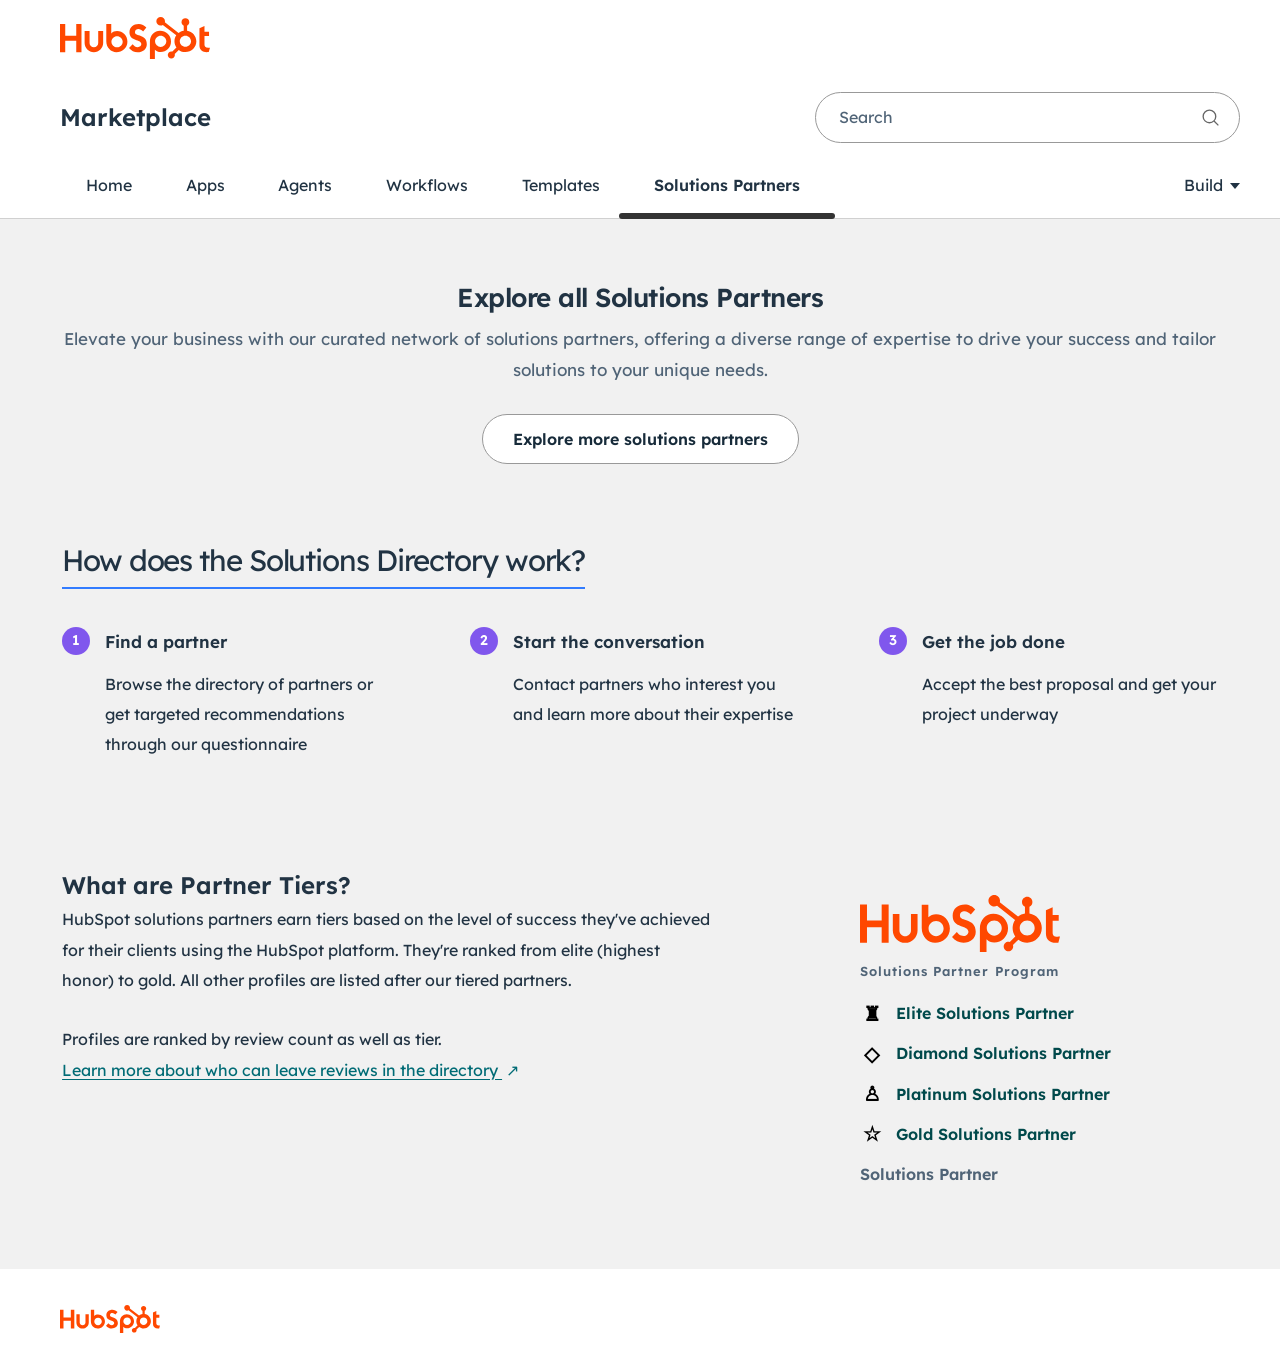
<file: otherhtmlpages/marketplace.html>
<!DOCTYPE html>
<html lang="en">

<head>
  <meta charset="UTF-8">
  <meta name="viewport" content="width=device-width, initial-scale=1.0">
  <title>HubSpot Marketplace | Solutions Partners</title>
  <link rel="stylesheet" href="../othercsspages/marketplace.css">
  <link rel="preconnect" href="https://fonts.googleapis.com">
  <link rel="preconnect" href="https://fonts.gstatic.com" crossorigin>
  <link href="https://fonts.googleapis.com/css2?family=Lexend:wght@300;400;500;600;700&amp;display=swap"
    rel="stylesheet">
</head>

<body>
  <header class="site-header">
    <div class="header-top">
      <a href="../index.html" class="logo" aria-label="HubSpot home">
        <img src="../image/download (8).svg" alt="" width="150px"">
      </a>
    </div>

    <div class="marketplace-heading">
      <h2>Marketplace</h2>
      <form class="search-form" role="search">
        <input type="search" placeholder="Search" aria-label="Search marketplace">
        <button type="submit" aria-label="Submit search">
          <svg viewBox="0 0 24 24" aria-hidden="true">
            <circle cx="10.8" cy="10.8" r="7.2"></circle>
            <path d="m16 16 5 5"></path>
          </svg>
        </button>
      </form>
    </div>

    <nav class="main-nav" aria-label="Main navigation">
      <a href="#">Home</a>
      <a href="#">Apps</a>
      <a href="#">Agents</a>
      <a href="#">Workflows</a>
      <a href="#">Templates</a>
      <a href="#" class="active">Solutions Partners</a>
      <a href="#" class="build-link">Build <span class="caret"></span></a>
    </nav>
  </header>

  <main>
    <section class="hero">
      <h1>Explore all Solutions Partners</h1>
      <p class="hero-description">
        Elevate your business with our curated network of solutions partners,
        offering a diverse range of expertise to drive your success and tailor
        solutions to your unique needs.
      </p>
      <a href="#directory" class="outline-button">Explore more solutions partners</a>
    </section>

    <section class="directory-section" id="directory">
      <h2 class="section-title">How does the Solutions Directory work?</h2>

      <div class="steps">
        <article class="step">
          <div class="step-heading">
            <span class="step-number">1</span>
            <h3>Find a partner</h3>
          </div>
          <p>Browse the directory of partners or get targeted recommendations through our questionnaire</p>
        </article>

        <article class="step">
          <div class="step-heading">
            <span class="step-number">2</span>
            <h3>Start the conversation</h3>
          </div>
          <p>Contact partners who interest you and learn more about their expertise</p>
        </article>

        <article class="step">
          <div class="step-heading">
            <span class="step-number">3</span>
            <h3>Get the job done</h3>
          </div>
          <p>Accept the best proposal and get your project underway</p>
        </article>
      </div>

      <div class="partner-information">
        <div class="partner-copy">
          <h2>What are Partner Tiers?</h2>
          <p>
            HubSpot solutions partners earn tiers based on the level of success
            they've achieved for their clients using the HubSpot platform.
            They're ranked from elite (highest honor) to gold. All other profiles
            are listed after our tiered partners.
          </p>
          <p class="review-note">
            Profiles are ranked by review count as well as tier.
            <br>
            <a href="#">
              Learn more about who can leave reviews in the directory
              <span class="external-icon" aria-hidden="true">↗</span>
            </a>
          </p>
        </div>

        <aside class="partner-tiers">
          <a href="#" class="logo" aria-label="HubSpot home">
            <img src="../image/download (8).svg" alt="" width="200px">
          </a>
          <h3>Solutions Partner Program</h3>
          <ul class="tier-list">
            <li>
              <span class="tier-icon trophy" aria-hidden="true">♜</span>
              <a href="#">Elite Solutions Partner</a>
            </li>
            <li>
              <span class="tier-icon" aria-hidden="true">◇</span>
              <a href="#">Diamond Solutions Partner</a>
            </li>
            <li>
              <span class="tier-icon" aria-hidden="true">♙</span>
              <a href="#">Platinum Solutions Partner</a>
            </li>
            <li>
              <span class="tier-icon" aria-hidden="true">☆</span>
              <a href="#">Gold Solutions Partner</a>
            </li>
            <li>
              <span class="tier-icon empty" aria-hidden="true" style="display: none;"></span>
              <span class="regular-tier">Solutions Partner</span>
            </li>
          </ul>
        </aside>
      </div>
    </section>
  </main>

  <footer class="site-footer">
     <a href="#" class="logo" aria-label="HubSpot home">
     <img src="../image/download (8).svg" alt=""  width="100px">
      </a>
  </footer>
</body>

</html>
</file>
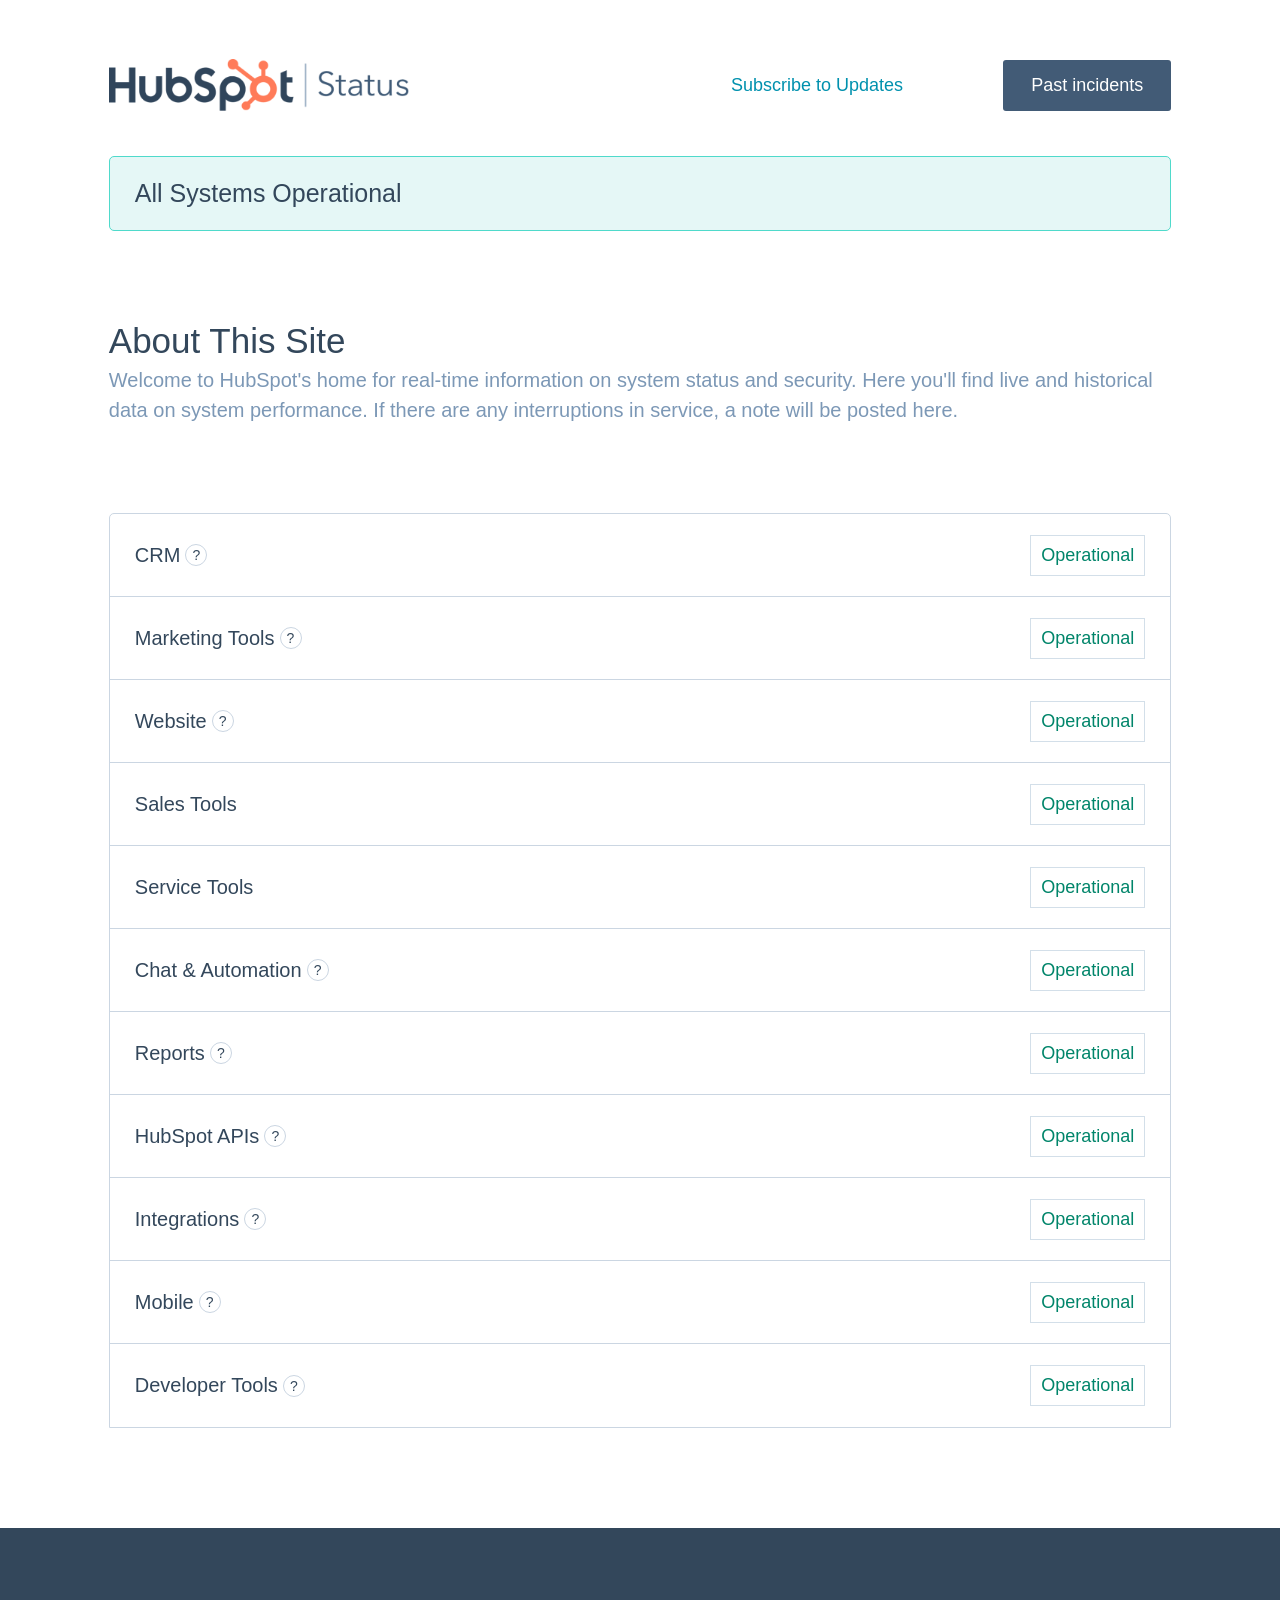
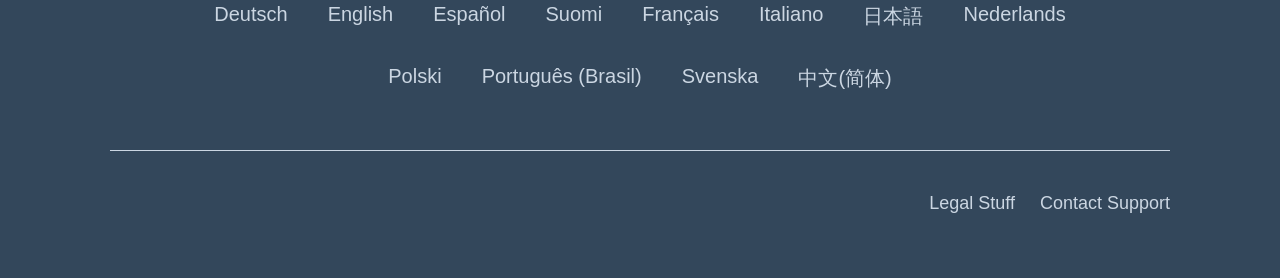
<file: otherhtmlpages/status.html>
<!DOCTYPE html>
<html lang="en">
<head>
    <meta charset="UTF-8">
    <meta name="viewport" content="width=device-width, initial-scale=1.0">
    <title>HubSpot Status</title>
    <link rel="stylesheet" href="../othercsspages/status.css">
</head>


<body>

<div class="container">

    <!-- Header -->
    <header>
      <a href="../index.html">  <div class="logo">
            <img src="../image/imgi_1_Logo_2.png" alt="" width="300px">
        </div>
</a>
        <div class="header-links">
            <a href="#subscribe">Subscribe to Updates</a>
            <a href="#incidents" class="incidents">Past incidents</a>
        </div>
    </header>

    <main>

        <!-- Overall Status -->
        <div class="status-banner">
            All Systems Operational
        </div>

        <!-- About -->
        <section class="about">
            <h1>About This Site</h1>
            <p>
                Welcome to HubSpot's home for real-time information on system
                status and security. Here you'll find live and historical
                data on system performance. If there are any interruptions
                in service, a note will be posted here.
            </p>
        </section>

        <!-- Service Status -->
        <section class="services" id="services">

            <div class="service">
                <div class="service-name">
                    CRM
                    <span class="help" data-tip="Customer Relationship Management services">?</span>
                </div>
                <span class="operational">Operational</span>
            </div>

            <div class="service">
                <div class="service-name">
                    Marketing Tools
                    <span class="help" data-tip="Marketing tools and services">?</span>
                </div>
                <span class="operational">Operational</span>
            </div>

            <div class="service">
                <div class="service-name">
                    Website
                    <span class="help" data-tip="Website and hosting services">?</span>
                </div>
                <span class="operational">Operational</span>
            </div>

            <div class="service">
                <div class="service-name">Sales Tools</div>
                <span class="operational">Operational</span>
            </div>

            <div class="service">
                <div class="service-name">Service Tools</div>
                <span class="operational">Operational</span>
            </div>

            <div class="service">
                <div class="service-name">
                    Chat & Automation
                    <span class="help" data-tip="Chat and automation services">?</span>
                </div>
                <span class="operational">Operational</span>
            </div>

            <div class="service">
                <div class="service-name">
                    Reports
                    <span class="help" data-tip="Reporting and analytics services">?</span>
                </div>
                <span class="operational">Operational</span>
            </div>

            <div class="service">
                <div class="service-name">
                    HubSpot APIs
                    <span class="help" data-tip="HubSpot API availability">?</span>
                </div>
                <span class="operational">Operational</span>
            </div>

            <div class="service">
                <div class="service-name">
                    Integrations
                    <span class="help" data-tip="Third-party integrations">?</span>
                </div>
                <span class="operational">Operational</span>
            </div>

            <div class="service">
                <div class="service-name">
                    Mobile
                    <span class="help" data-tip="HubSpot mobile applications">?</span>
                </div>
                <span class="operational">Operational</span>
            </div>

            <div class="service">
                <div class="service-name">
                    Developer Tools
                    <span class="help" data-tip="Developer tools and resources">?</span>
                </div>
                <span class="operational">Operational</span>
            </div>

        </section>
    </main>
</div>

<!-- Footer -->
<footer>
    <div class="languages">
        <a href="#">Deutsch</a>
        <a href="#">English</a>
        <a href="#">Español</a>
        <a href="#">Suomi</a>
        <a href="#">Français</a>
        <a href="#">Italiano</a>
        <a href="#">日本語</a>
        <a href="#">Nederlands</a>
        <a href="#">Polski</a>
        <a href="#">Português (Brasil)</a>
        <a href="#">Svenska</a>
        <a href="#">中文(简体)</a>
    </div>

    <div class="footer-line"></div>

    <div class="footer-links">
        <a href="legal.html">Legal Stuff</a>
        <a href="#">Contact Support</a>
    </div>
</footer>

</body>
</html>
</file>
<file: othercsspages/marketplace.css>
:root {
  --hubspot-orange: #ff5c00;
  --text-color: #213343;
  --link-color: #006b75;
  --purple: #8057ed;
  --page-background: #f1f1f1;
  --border-color: #d0d0d0;
}

* {
  box-sizing: border-box;
}

html {
  scroll-behavior: smooth;
}

body {
  margin: 0;
  color: var(--text-color);
  background: #fff;
  font-family: "Lexend", Arial, sans-serif;
  font-size: 16px;
  line-height: 1.7;
}

a {
  color: inherit;
  text-decoration: none;
}

button,
input {
  font: inherit;
}

.site-header {
  background: #fff;
  border-bottom: 1px solid var(--border-color);
}

.header-top {
  display: flex;
  align-items: center;
  height: 76px;
  padding: 5px 4.65%;
}

.logo {
  display: inline-flex;
  align-items: center;
  color: var(--hubspot-orange);
  font-size: 31px;
  font-weight: 500;
  letter-spacing: -2px;
  line-height: 1;
  white-space: nowrap;
}

.logo-symbol {
  position: relative;
  display: inline-block;
  width: 31px;
  height: 34px;
  margin: 0 1px;
}

.hub-circle {
  position: absolute;
  top: 13px;
  left: 8px;
  width: 13px;
  height: 13px;
  border: 3px solid currentColor;
  border-radius: 50%;
}

.hub-dot {
  position: absolute;
  display: block;
  width: 7px;
  height: 7px;
  border-radius: 50%;
  background: currentColor;
}

.dot-one {
  top: 2px;
  left: 2px;
}

.dot-two {
  top: 1px;
  right: 2px;
}

.dot-three {
  bottom: 0;
  left: 1px;
}

.logo-symbol::before,
.logo-symbol::after {
  position: absolute;
  height: 3px;
  border-radius: 3px;
  background: currentColor;
  content: "";
  transform-origin: left center;
}

.logo-symbol::before {
  top: 9px;
  left: 7px;
  width: 12px;
  transform: rotate(42deg);
}

.logo-symbol::after {
  top: 11px;
  left: 19px;
  width: 12px;
  transform: rotate(-48deg);
}

.marketplace-heading {
  display: flex;
  align-items: center;
  justify-content: space-between;
  min-height: 78px;
  gap: 28px;
  padding: 15px 3.1% 10px 4.65%;
}

.marketplace-heading h2 {
  margin: 0;
  font-size: 24px;
  line-height: 1.3;
  font-weight: 600;
}

.search-form {
  display: flex;
  align-items: center;
  width: 36%;
  max-width: 565px;
  min-width: 230px;
  height: 51px;
  padding: 0 15px 0 21px;
  border: 1px solid #999;
  border-radius: 30px;
}

.search-form input {
  width: 100%;
  min-width: 0;
  border: 0;
  outline: 0;
  background: transparent;
  color: var(--text-color);
  font-size: 16px;
}

.search-form input::placeholder {
  color: #506477;
  opacity: 1;
}

.search-form button {
  display: grid;
  flex-shrink: 0;
  place-items: center;
  width: 27px;
  height: 32px;
  padding: 3px;
  border: 0;
  background: transparent;
  cursor: pointer;
}

.search-form svg {
  width: 21px;
  height: 21px;
  fill: none;
  stroke: #666;
  stroke-width: 1.5;
}

.main-nav {
  display: flex;
  align-items: stretch;
  min-height: 64px;
  gap: clamp(24px, 4.2vw, 72px);
  padding: 0 3.1% 0 6.7%;
}

.main-nav a {
  position: relative;
  display: flex;
  align-items: center;
  justify-content: center;
  font-size: 16px;
  font-weight: 400;
  white-space: nowrap;
}

.main-nav a:hover {
  color: var(--link-color);
}

.main-nav .active {
  font-weight: 600;
}

.main-nav .active::after {
  position: absolute;
  right: -35px;
  bottom: -1px;
  left: -35px;
  height: 6px;
  border-radius: 8px;
  background: #333;
  content: "";
}

.main-nav .build-link {
  margin-left: auto;
}

.caret {
  width: 0;
  height: 0;
  margin-left: 7px;
  border-top: 6px solid currentColor;
  border-right: 5px solid transparent;
  border-left: 5px solid transparent;
}

main {
  background: var(--page-background);
}

.hero {
  padding: 59px 4% 76px;
  text-align: center;
}

.hero h1 {
  margin: 0 0 7px;
  font-size: 26px;
  line-height: 1.5;
  font-weight: 600;
  letter-spacing: -0.5px;
}

.hero-description {
  max-width: 1450px;
  margin: 0 auto 29px;
  color: #506477;
  font-size: 17px;
  line-height: 1.8;
}

.outline-button {
  display: inline-flex;
  align-items: center;
  justify-content: center;
  min-height: 50px;
  padding: 10px 30px;
  border: 1px solid #999;
  border-radius: 30px;
  background: #fff;
  color: #172b3a;
  font-weight: 600;
  transition: background 0.2s ease, border-color 0.2s ease;
}

.outline-button:hover {
  border-color: #333;
  background: #f9f9f9;
}

.directory-section {
  padding: 0 4.85% 53px;
}

.section-title {
  display: table;
  max-width: 100%;
  margin: 0 0 38px;
  padding-bottom: 6px;
  border-bottom: 2px solid #327cff;
  font-size: clamp(28px, 2.3vw, 39px);
  line-height: 1.4;
  font-weight: 400;
  letter-spacing: -1.1px;
}

.steps {
  display: grid;
  grid-template-columns: repeat(3, minmax(0, 1fr));
  column-gap: 6%;
}

.step {
  min-width: 0;
}

.step-heading {
  display: flex;
  align-items: center;
  gap: 15px;
  margin-bottom: 15px;
}

.step-number {
  display: inline-flex;
  flex: 0 0 28px;
  align-items: center;
  justify-content: center;
  width: 28px;
  height: 28px;
  border-radius: 50%;
  background: var(--purple);
  color: #fff;
  font-size: 14px;
  font-weight: 600;
}

.step h3 {
  margin: 0;
  font-size: 17px;
  font-weight: 600;
  line-height: 1.5;
}

.step p {
  margin: 0 0 0 43px;
  font-size: 16px;
  line-height: 1.85;
}

.partner-information {
  display: grid;
  grid-template-columns: 1.25fr 0.75fr;
  column-gap: 10%;
  align-items: start;
  margin-top: 108px;
}

.partner-copy h2 {
  margin: 0 0 1px;
  font-size: 24px;
  line-height: 1.5;
  font-weight: 600;
}

.partner-copy p {
  margin: 0;
  font-size: 16px;
  line-height: 1.9;
}

.partner-copy .review-note {
  margin-top: 29px;
}

.review-note a {
  color: var(--link-color);
  text-decoration: underline;
  text-underline-offset: 3px;
}

.external-icon {
  display: inline-block;
  margin-left: 4px;
}

.partner-tiers {
  padding: 28px 32px;
  border-radius: 8px;
  /* background: #fff; */
}

.partner-tiers .footer-logo {
  margin-bottom: 20px;
}

.partner-tiers h3 {
  margin: 0 0 18px;
  color: #506477;
  font-size: 13px;
  font-weight: 600;
  letter-spacing: 0.08em;
}

.tier-list {
  display: grid;
  gap: 13px;
  margin: 0;
  padding: 0;
  list-style: none;
}

.tier-list li {
  display: flex;
  align-items: center;
  gap: 12px;
  min-width: 0;
}

.tier-icon {
  display: inline-flex;
  flex: 0 0 24px;
  align-items: center;
  justify-content: center;
  width: 24px;
  height: 24px;
  color: black;
  font-size: 20px;
}

.tier-icon.trophy {
  color: black;
}
.tier-list li {
  color: #00494B;
  font-weight: 600;
}

.tier-icon.empty {
  border: 1px solid var(--border-color);
  border-radius: 50%;
}

.regular-tier {
  color: #506477;
}

.site-footer {
  display: flex;
  align-items: center;
  min-height: 100px;
  padding: 20px 4.65%;
  background: white;
}

.site-footer .logo {
  color: #cbd2dc;
}

@media (max-width: 900px) {
  .main-nav {
    justify-content: space-between;
    gap: 18px;
    padding-right: 4%;
    padding-left: 4%;
  }

  .main-nav .active::after {
    right: -12px;
    left: -12px;
  }

  .steps {
    column-gap: 28px;
  }

  .partner-information {
    grid-template-columns: minmax(0, 1fr) minmax(260px, 0.8fr);
    column-gap: 40px;
    margin-top: 72px;
  }
}

@media (max-width: 700px) {
  .marketplace-heading {
    align-items: flex-start;
    flex-direction: column;
    gap: 14px;
    padding: 16px 5%;
  }

  .search-form {
    width: 100%;
    max-width: none;
    min-width: 0;
  }

  .main-nav {
    min-height: 56px;
    overflow-x: auto;
    justify-content: flex-start;
    gap: 24px;
    padding: 0 5%;
  }

  .main-nav .build-link {
    margin-left: 0;
  }

  .hero {
    padding: 42px 6% 52px;
  }

  .hero h1 {
    font-size: 24px;
  }

  .hero-description {
    font-size: 16px;
  }

  .directory-section {
    padding: 0 6% 42px;
  }

  .steps {
    grid-template-columns: 1fr;
    gap: 26px;
  }

  .step p {
    margin-left: 43px;
  }

  .partner-information {
    grid-template-columns: 1fr;
    gap: 28px;
    margin-top: 60px;
  }

  .partner-tiers {
    padding: 24px;
  }
}

@media (max-width: 400px) {
  .logo {
    font-size: 28px;
  }

  .outline-button {
    width: 100%;
    padding-right: 16px;
    padding-left: 16px;
    text-align: center;
  }

  .partner-tiers {
    padding: 20px;
  }
}
</file>
<file: othercsspages/status.css>
* {
    margin: 0;
    padding: 0;
    box-sizing: border-box;
}

body {
    font-family: Arial, Helvetica, sans-serif;
    color: #33475b;
    background: #fff;
}

.container {
    width: 83%;
    max-width: 1100px;
    margin: auto;
}

/* Header */
header {
    height: 80px;
    display: flex;
    align-items: center;
    margin-top: 5vh;
    justify-content: space-between;
}

.logo {
    display: flex;
    align-items: center;
    gap: 12px;
    font-size: 36px;
    font-weight: bold;
    color: #33475b;
}

.logo span {
    font-size: 30px;
    font-weight: normal;
    border-left: 2px solid #b5c2d1;
    padding-left: 14px;
}

.header-links {
    display: flex;
    align-items: center;
    gap: 100px;
}

.header-links a {
    color: #0091ae;
    text-decoration: none;
    font-size: 18px;
}

.incidents {
    background: #425b76;
    color: white !important;
    padding: 15px 28px;
    border-radius: 3px;
}

/* Main */
main {
    padding-top: 31px;
}

.status-banner {
    background: #e5f7f6;
    border: 1px solid #4fdacb;
    border-radius: 5px;
    padding: 22px 25px;
    font-size: 25px;
    margin-bottom: 90px;
}

.about {
    margin-bottom: 88px;
}

.about h1 {
    font-size: 35px;
    font-weight: normal;
    margin-bottom: 4px;
}

.about p {
    color: #7c98b6;
    font-size: 20px;
    line-height: 1.5;
}

/* Services */
.services {
    border: 1px solid #cbd6e2;
    border-radius: 5px 5px 0 0;
    overflow: visible;
}

.service {
    min-height: 83px;
    border-bottom: 1px solid #cbd6e2;
    display: flex;
    justify-content: space-between;
    align-items: center;
    padding: 20px 25px;
    font-size: 20px;
}

.service:last-child {
    border-bottom: none;
}

.service-name {
    display: flex;
    align-items: center;
    gap: 5px;
}

.help {
    width: 22px;
    height: 22px;
    border: 1px solid #cbd6e2;
    border-radius: 50%;
    font-size: 14px;
    display: inline-flex;
    justify-content: center;
    align-items: center;
    cursor: help;
    position: relative;
}

.help:hover::after {
    content: attr(data-tip);
    position: absolute;
    bottom: 30px;
    left: 0;
    background: #33475b;
    color: white;
    padding: 10px;
    border-radius: 4px;
    font-size: 13px;
    width: 200px;
    z-index: 10;
}

.operational {
    color: #00856a;
    border: 1px solid #d3dfe9;
    padding: 9px 10px;
    font-size: 18px;
}

/* Footer */
footer {
    margin-top: 100px;
    background: #33475b;
    min-height: 350px;
    color: #cbd6e2;
    padding: 75px 20px 40px;
    text-align: center;
}

.languages {
    max-width: 900px;
    margin: auto;
    display: flex;
    flex-wrap: wrap;
    justify-content: center;
    gap: 35px 40px;
    font-size: 20px;
}

.languages a,
.footer-links a {
    color: #cbd6e2;
    text-decoration: none;
}

.footer-line {
    max-width: 1060px;
    margin: 58px auto 42px;
    border-top: 1px solid #cbd6e2;
}

.footer-links {
    max-width: 1060px;
    margin: auto;
    display: flex;
    justify-content: flex-end;
    gap: 25px;
    font-size: 18px;
}

/* Responsive layouts: desktop defaults, then progressively smaller screens. */
@media (max-width: 1024px) {
    .container {
        width: 90%;
    }

    .header-links {
        gap: 48px;
    }
}

@media (max-width: 768px) {
    .container {
        width: 90%;
    }

    header {
        height: auto;
        padding: 20px 0;
        flex-wrap: wrap;
        gap: 20px;
    }

    .logo {
        font-size: 28px;
    }

    .logo span {
        font-size: 23px;
    }

    .header-links {
        width: 100%;
        gap: 20px;
        justify-content: space-between;
    }

    .header-links a {
        font-size: 14px;
    }

    .incidents {
        padding: 12px;
    }

    .status-banner {
        margin-bottom: 60px;
        font-size: 21px;
    }

    .about {
        margin-bottom: 55px;
    }

    .about h1 {
        font-size: 28px;
    }

    .about p {
        font-size: 16px;
    }

    .service {
        min-height: 75px;
        font-size: 16px;
        padding: 15px;
    }

    .operational {
        font-size: 14px;
        padding: 8px;
    }

    footer {
        margin-top: 70px;
    }

    .languages {
        gap: 25px;
        font-size: 16px;
    }

    .footer-links {
        justify-content: center;
        font-size: 15px;
    }
}

@media (max-width: 400px) {
    .container {
        width: 94%;
    }

    .status-banner {
        padding: 16px;
        font-size: 18px;
    }

    .service {
        font-size: 14px;
        padding: 12px;
    }

    .operational {
        font-size: 12px;
        padding: 7px;
    }

    .header-links {
        flex-wrap: wrap;
        gap: 12px;
    }
}
</file>
